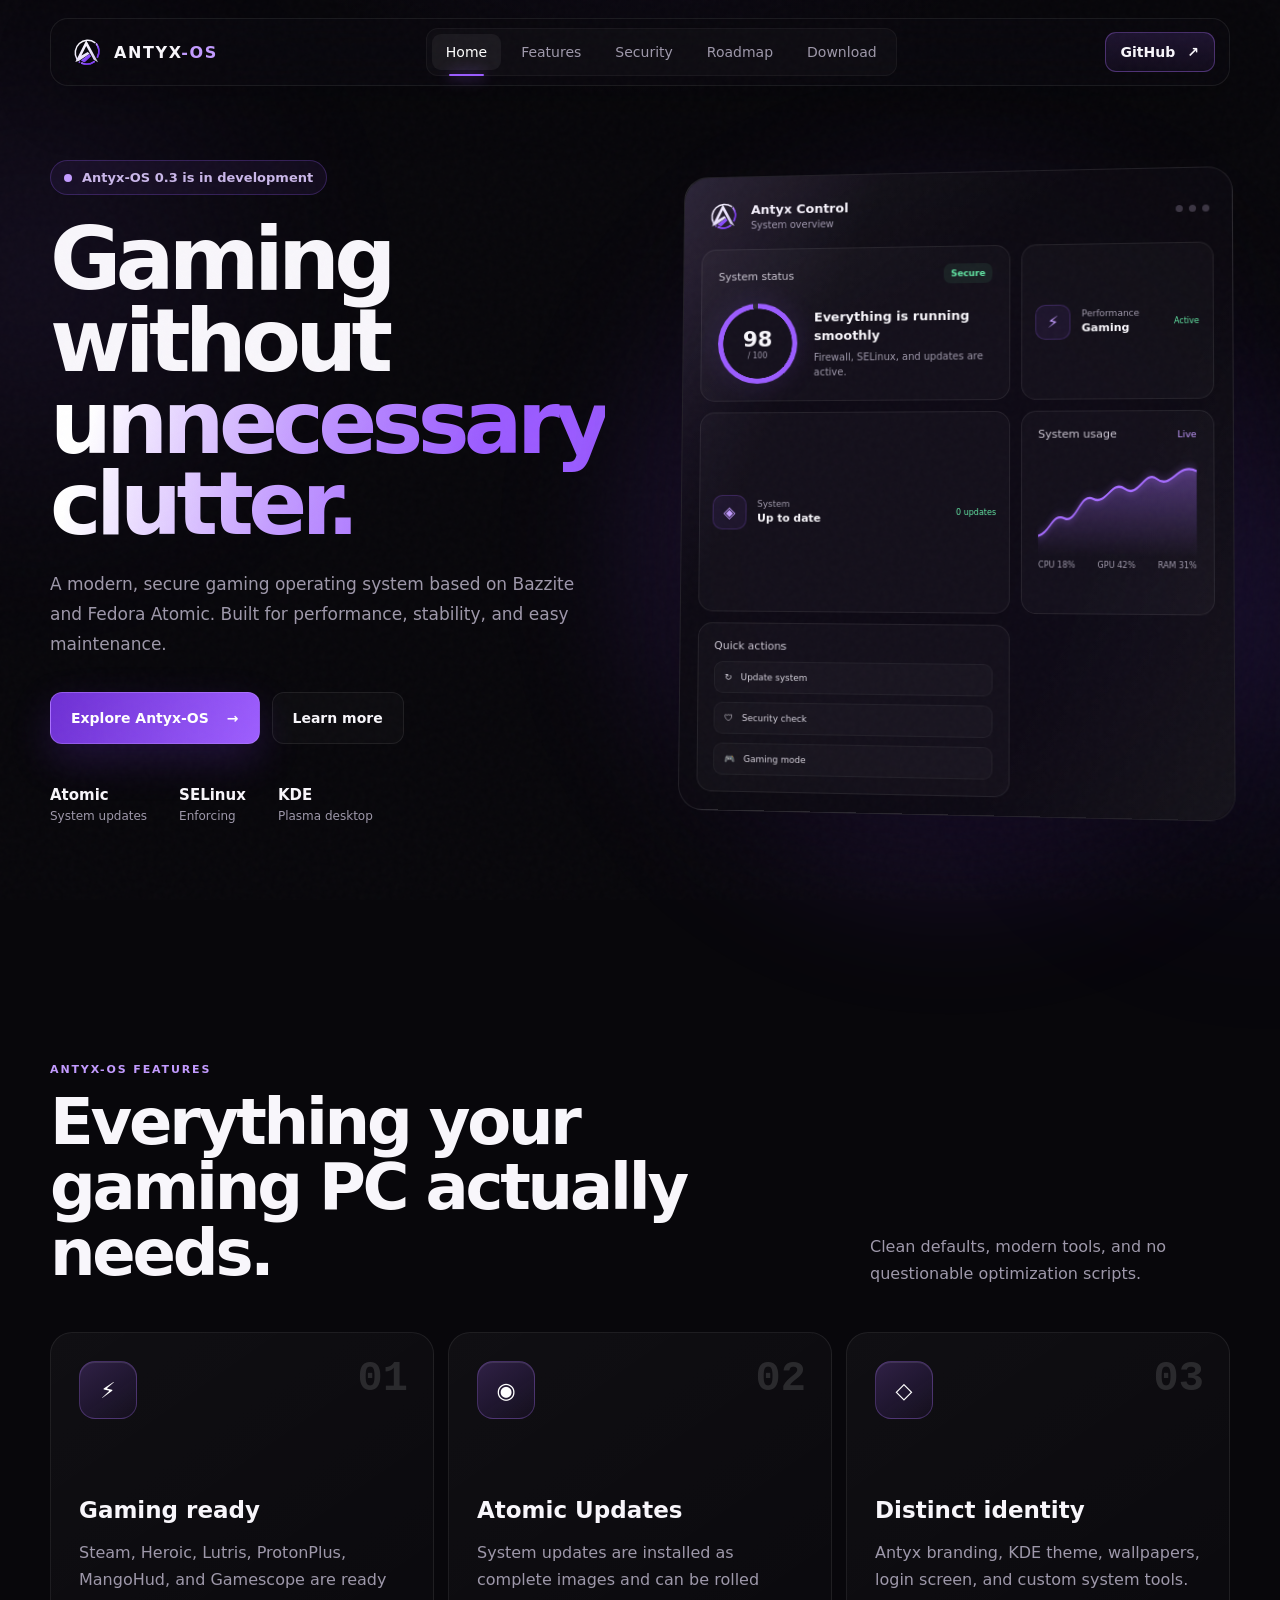
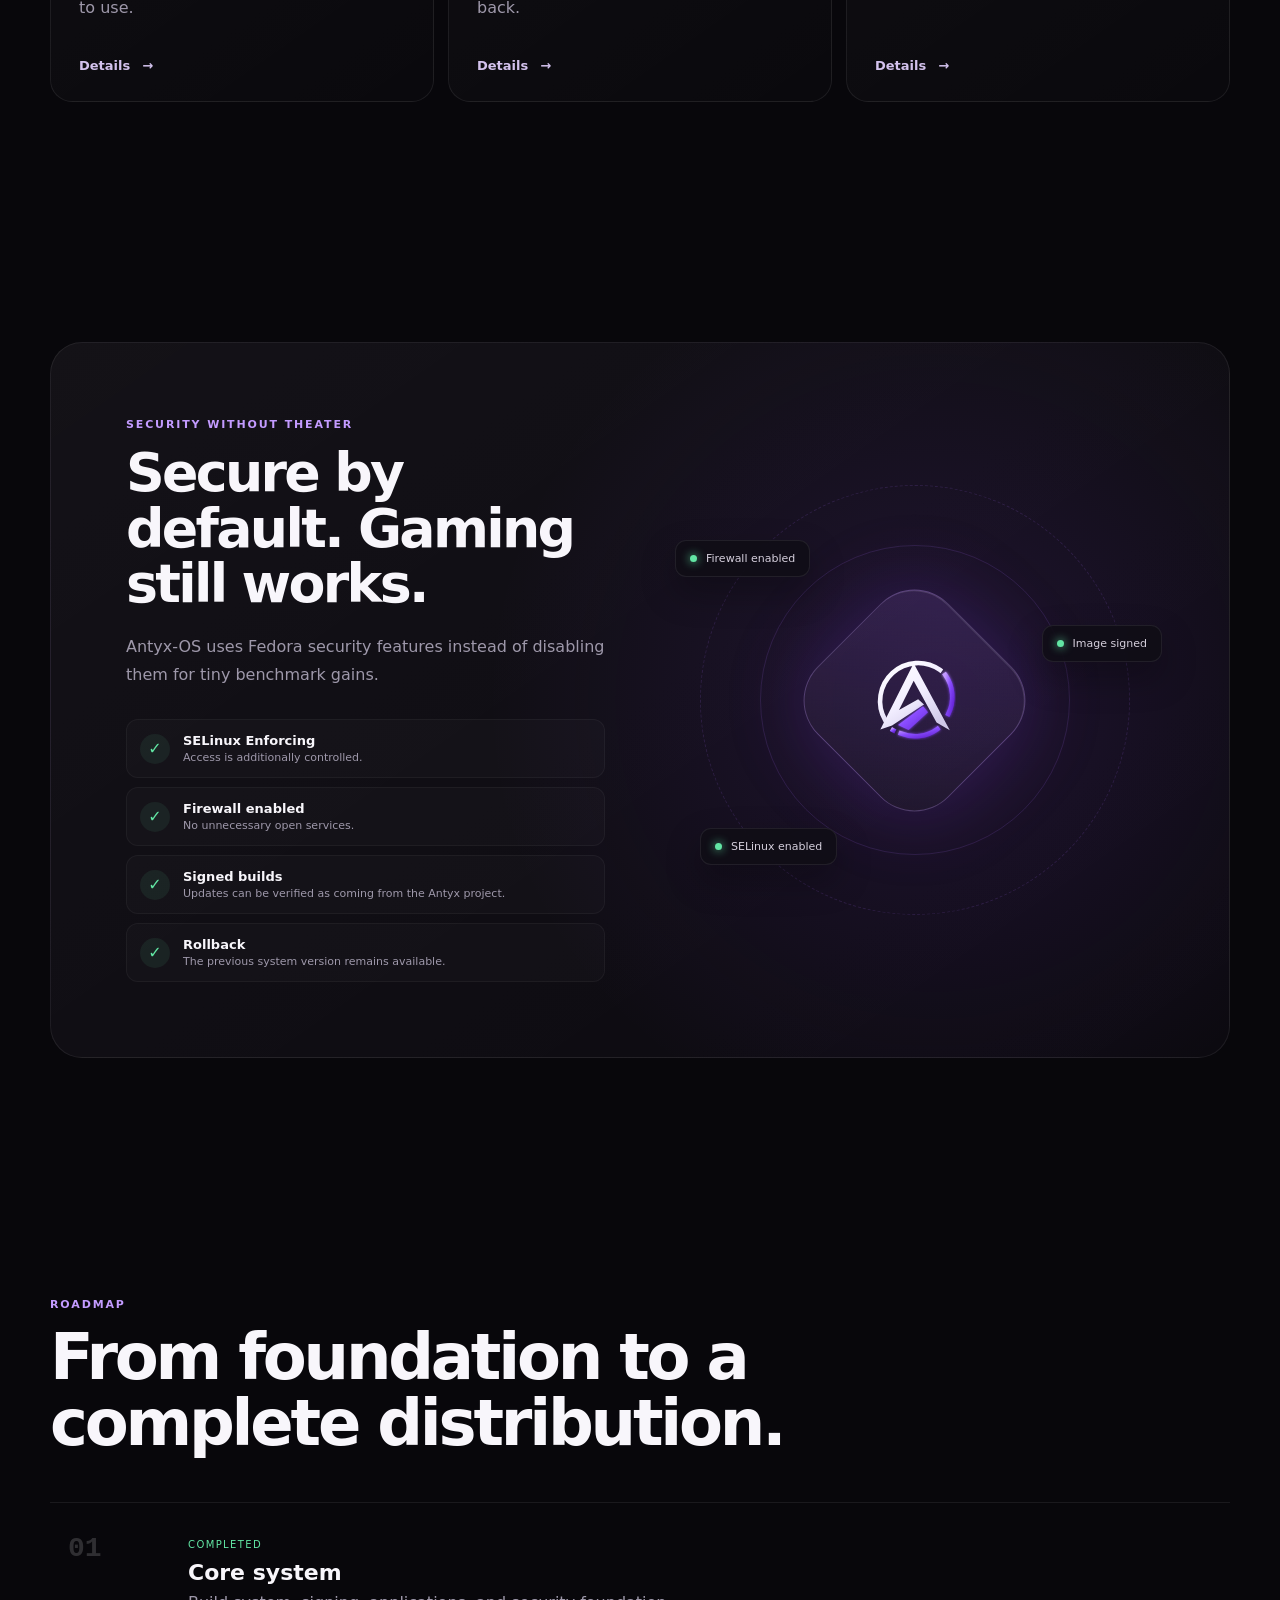
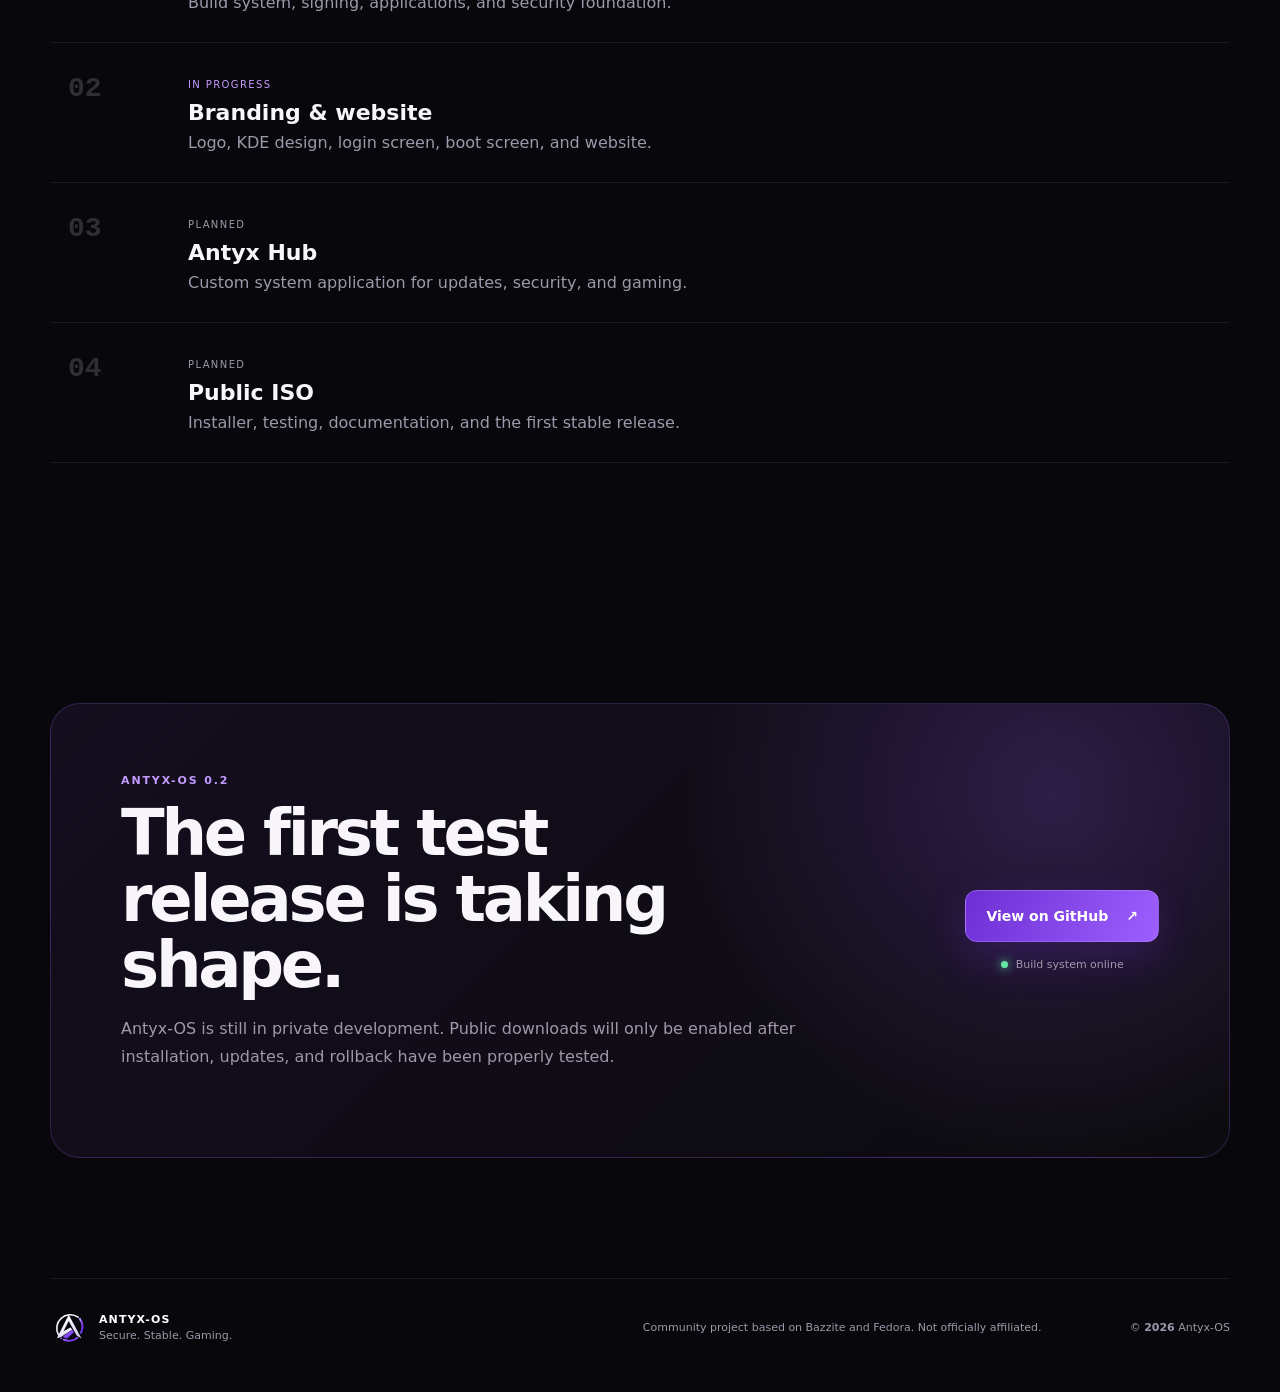
<file: website/index.html>
<!doctype html>
<html lang="en">
<head>
  <meta charset="utf-8">
  <meta name="viewport" content="width=device-width, initial-scale=1">
  <meta name="description" content="Antyx-OS – Secure. Stable. Gaming.">
  <meta name="theme-color" content="#0b0910">
  <title>Antyx-OS — Secure. Stable. Gaming.</title>
  <link rel="icon" href="assets/logo.svg">
  <link rel="stylesheet" href="style.css">
</head>
<body>
  <div class="noise"></div>
  <div class="orb orb-one"></div>
  <div class="orb orb-two"></div>

  <header class="topbar">
    <a class="brand" href="#home" aria-label="Antyx-OS">
      <img src="assets/logo.svg" alt="">
      <span>ANTYX<span>-OS</span></span>
    </a>

    <nav class="desktop-nav">
      <a class="active" href="#home">Home</a>
      <a href="#features">Features</a>
      <a href="#security">Security</a>
      <a href="#roadmap">Roadmap</a>
      <a href="#download">Download</a>
    </nav>

    <a class="github-button" href="https://github.com/X7zvv/Antyx-OS" target="_blank" rel="noreferrer">
      GitHub
      <span>↗</span>
    </a>

    <button class="menu-button" aria-label="Menü öffnen">
      <span></span><span></span>
    </button>
  </header>

  <div class="mobile-menu">
    <a href="#home">Home</a>
    <a href="#features">Features</a>
    <a href="#security">Security</a>
    <a href="#roadmap">Roadmap</a>
    <a href="#download">Download</a>
  </div>

  <main>
    <section class="hero section" id="home">
      <div class="hero-copy reveal">
        <div class="status-pill">
          <span class="pulse"></span>
          Antyx-OS 0.3 is in development
        </div>

        <h1>
          Gaming without
          <span class="gradient-text">unnecessary clutter.</span>
        </h1>

        <p>
          A modern, secure gaming operating system based on Bazzite and Fedora Atomic.
          Built for performance, stability, and easy maintenance.
        </p>

        <div class="hero-actions">
          <a class="button primary" href="#download">
            Explore Antyx-OS
            <span>→</span>
          </a>
          <a class="button ghost" href="#features">Learn more</a>
        </div>

        <div class="hero-meta">
          <div><strong>Atomic</strong><span>System updates</span></div>
          <div><strong>SELinux</strong><span>Enforcing</span></div>
          <div><strong>KDE</strong><span>Plasma desktop</span></div>
        </div>
      </div>

      <div class="dashboard-wrap reveal delay-1">
        <div class="dashboard-glow"></div>
        <div class="dashboard">
          <div class="dash-top">
            <div class="dash-title">
              <img src="assets/logo.svg" alt="">
              <div>
                <strong>Antyx Control</strong>
                <span>System overview</span>
              </div>
            </div>
            <div class="dash-controls">
              <i></i><i></i><i></i>
            </div>
          </div>

          <div class="dash-grid">
            <article class="system-card card-hover">
              <div class="card-head">
                <span>System status</span>
                <b class="online">Secure</b>
              </div>
              <div class="system-score">
                <div class="ring">
                  <span>98</span>
                  <small>/ 100</small>
                </div>
                <div>
                  <strong>Everything is running smoothly</strong>
                  <p>Firewall, SELinux, and updates are active.</p>
                </div>
              </div>
            </article>

            <article class="small-card card-hover">
              <span class="card-icon">⚡</span>
              <div><small>Performance</small><strong>Gaming</strong></div>
              <em>Active</em>
            </article>

            <article class="small-card card-hover">
              <span class="card-icon">◈</span>
              <div><small>System</small><strong>Up to date</strong></div>
              <em>0 updates</em>
            </article>

            <article class="chart-card card-hover">
              <div class="card-head">
                <span>System usage</span>
                <small>Live</small>
              </div>
              <div class="chart">
                <svg viewBox="0 0 600 180" preserveAspectRatio="none" aria-hidden="true">
                  <defs>
                    <linearGradient id="chartFill" x1="0" y1="0" x2="0" y2="1">
                      <stop offset="0" stop-color="#a66cff" stop-opacity=".4"/>
                      <stop offset="1" stop-color="#a66cff" stop-opacity="0"/>
                    </linearGradient>
                  </defs>
                  <path class="area" d="M0,145 C45,140 55,105 100,115 C145,126 160,70 210,82 C260,94 280,48 330,65 C380,82 405,32 450,48 C505,68 530,18 600,35 L600,180 L0,180 Z"/>
                  <path class="line" d="M0,145 C45,140 55,105 100,115 C145,126 160,70 210,82 C260,94 280,48 330,65 C380,82 405,32 450,48 C505,68 530,18 600,35"/>
                </svg>
                <div class="chart-labels"><span>CPU 18%</span><span>GPU 42%</span><span>RAM 31%</span></div>
              </div>
            </article>

            <article class="quick-card card-hover">
              <div class="card-head">
                <span>Quick actions</span>
              </div>
              <button><span>↻</span> Update system</button>
              <button><span>🛡</span> Security check</button>
              <button><span>🎮</span> Gaming mode</button>
            </article>
          </div>
        </div>
      </div>
    </section>

    <section class="section feature-section" id="features">
      <div class="section-heading reveal">
        <div>
          <span class="eyebrow">ANTYX-OS FEATURES</span>
          <h2>Everything your gaming PC actually needs.</h2>
        </div>
        <p>Clean defaults, modern tools, and no questionable optimization scripts.</p>
      </div>

      <div class="feature-grid">
        <article class="feature-card spotlight reveal">
          <span class="feature-number">01</span>
          <div class="feature-icon">⚡</div>
          <h3>Gaming ready</h3>
          <p>Steam, Heroic, Lutris, ProtonPlus, MangoHud, and Gamescope are ready to use.</p>
          <a href="#">Details <span>→</span></a>
        </article>

        <article class="feature-card spotlight reveal delay-1">
          <span class="feature-number">02</span>
          <div class="feature-icon">◉</div>
          <h3>Atomic Updates</h3>
          <p>System updates are installed as complete images and can be rolled back.</p>
          <a href="#">Details <span>→</span></a>
        </article>

        <article class="feature-card spotlight reveal delay-2">
          <span class="feature-number">03</span>
          <div class="feature-icon">◇</div>
          <h3>Distinct identity</h3>
          <p>Antyx branding, KDE theme, wallpapers, login screen, and custom system tools.</p>
          <a href="#">Details <span>→</span></a>
        </article>
      </div>
    </section>

    <section class="section security-section" id="security">
      <div class="security-panel reveal">
        <div class="security-copy">
          <span class="eyebrow">SECURITY WITHOUT THEATER</span>
          <h2>Secure by default. Gaming still works.</h2>
          <p>
            Antyx-OS uses Fedora security features instead of disabling them for tiny
            benchmark gains.
          </p>

          <div class="security-list">
            <div><span>✓</span><p><strong>SELinux Enforcing</strong><small>Access is additionally controlled.</small></p></div>
            <div><span>✓</span><p><strong>Firewall enabled</strong><small>No unnecessary open services.</small></p></div>
            <div><span>✓</span><p><strong>Signed builds</strong><small>Updates can be verified as coming from the Antyx project.</small></p></div>
            <div><span>✓</span><p><strong>Rollback</strong><small>The previous system version remains available.</small></p></div>
          </div>
        </div>

        <div class="security-visual">
          <div class="shield-orbit orbit-a"></div>
          <div class="shield-orbit orbit-b"></div>
          <div class="shield">
            <img src="assets/logo.svg" alt="">
          </div>
          <div class="float-card fc-one"><span></span> Firewall enabled</div>
          <div class="float-card fc-two"><span></span> Image signed</div>
          <div class="float-card fc-three"><span></span> SELinux enabled</div>
        </div>
      </div>
    </section>

    <section class="section roadmap-section" id="roadmap">
      <div class="section-heading reveal">
        <div>
          <span class="eyebrow">ROADMAP</span>
          <h2>From foundation to a complete distribution.</h2>
        </div>
      </div>

      <div class="roadmap">
        <article class="roadmap-item done reveal">
          <span class="road-index">01</span>
          <div><small>COMPLETED</small><h3>Core system</h3><p>Build system, signing, applications, and security foundation.</p></div>
        </article>
        <article class="roadmap-item active reveal delay-1">
          <span class="road-index">02</span>
          <div><small>IN PROGRESS</small><h3>Branding & website</h3><p>Logo, KDE design, login screen, boot screen, and website.</p></div>
        </article>
        <article class="roadmap-item reveal delay-2">
          <span class="road-index">03</span>
          <div><small>PLANNED</small><h3>Antyx Hub</h3><p>Custom system application for updates, security, and gaming.</p></div>
        </article>
        <article class="roadmap-item reveal">
          <span class="road-index">04</span>
          <div><small>PLANNED</small><h3>Public ISO</h3><p>Installer, testing, documentation, and the first stable release.</p></div>
        </article>
      </div>
    </section>

    <section class="section download-section" id="download">
      <div class="download-card reveal">
        <div>
          <span class="eyebrow">ANTYX-OS 0.2</span>
          <h2>The first test release is taking shape.</h2>
          <p>
            Antyx-OS is still in private development. Public downloads will only be enabled
            after installation, updates, and rollback have been properly tested.
          </p>
        </div>
        <div class="download-actions">
          <a class="button primary" href="https://github.com/X7zvv/Antyx-OS" target="_blank" rel="noreferrer">View on GitHub <span>↗</span></a>
          <span class="build-state"><i></i> Build system online</span>
        </div>
      </div>
    </section>
  </main>

  <footer>
    <div class="footer-brand">
      <img src="assets/logo.svg" alt="">
      <div><strong>ANTYX-OS</strong><span>Secure. Stable. Gaming.</span></div>
    </div>
    <p>Community project based on Bazzite and Fedora. Not officially affiliated.</p>
    <span>© <b id="year"></b> Antyx-OS</span>
  </footer>

  <script src="app.js"></script>
</body>
</html>

<!-- deployment 2026-07-16T02:53:03Z -->

<!-- deployment 2026-07-16T02:53:55Z -->
</file>
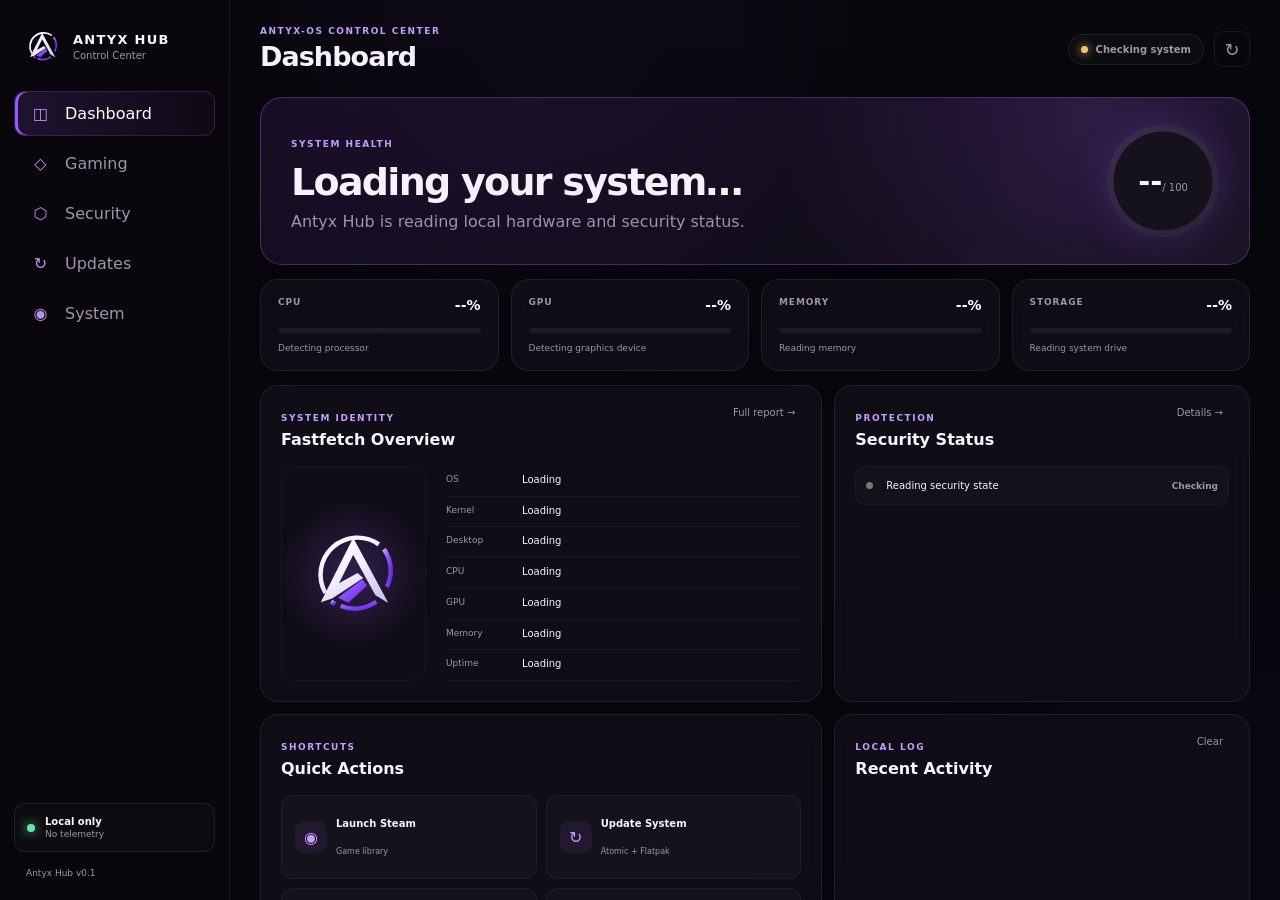
<file: antyx-hub/src/index.html>
<!doctype html>
<html lang="en">
<head>
  <meta charset="UTF-8">
  <meta name="viewport" content="width=device-width, initial-scale=1.0">
  <meta name="color-scheme" content="dark">
  <title>Antyx Hub</title>
  <link rel="stylesheet" href="styles.css">
</head>
<body>
  <div class="ambient ambient-a"></div>
  <div class="ambient ambient-b"></div>

  <div class="shell">
    <aside class="sidebar">
      <div class="brand">
        <img src="logo.svg" alt="">
        <div>
          <strong>ANTYX HUB</strong>
          <span>Control Center</span>
        </div>
      </div>

      <nav>
        <button class="nav-item active" data-page="dashboard"><span>◫</span>Dashboard</button>
        <button class="nav-item" data-page="gaming"><span>◇</span>Gaming</button>
        <button class="nav-item" data-page="security"><span>⬡</span>Security</button>
        <button class="nav-item" data-page="updates"><span>↻</span>Updates</button>
        <button class="nav-item" data-page="system"><span>◉</span>System</button>
      </nav>

      <div class="sidebar-bottom">
        <div class="privacy">
          <i></i>
          <div><strong>Local only</strong><span>No telemetry</span></div>
        </div>
        <span class="version">Antyx Hub v0.1</span>
      </div>
    </aside>

    <main>
      <header class="topbar">
        <div>
          <p class="eyebrow">ANTYX-OS CONTROL CENTER</p>
          <h1 id="page-title">Dashboard</h1>
        </div>
        <div class="top-actions">
          <span class="status-chip"><i></i><b id="system-state">Checking system</b></span>
          <button id="refresh-button" class="icon-button" title="Refresh">↻</button>
        </div>
      </header>

      <section id="dashboard" class="page active">
        <div class="welcome-card">
          <div>
            <span class="mini-label">SYSTEM HEALTH</span>
            <h2 id="welcome-heading">Loading your system…</h2>
            <p id="welcome-text">Antyx Hub is reading local hardware and security status.</p>
          </div>
          <div class="score-ring" id="score-ring">
            <div><strong id="security-score">--</strong><span>/ 100</span></div>
          </div>
        </div>

        <div class="metric-grid">
          <article class="metric-card">
            <div class="metric-head"><span>CPU</span><b id="cpu-value">--%</b></div>
            <div class="meter"><i id="cpu-bar"></i></div>
            <p id="cpu-name">Detecting processor</p>
          </article>
          <article class="metric-card">
            <div class="metric-head"><span>GPU</span><b id="gpu-value">--%</b></div>
            <div class="meter"><i id="gpu-bar"></i></div>
            <p id="gpu-name">Detecting graphics device</p>
          </article>
          <article class="metric-card">
            <div class="metric-head"><span>MEMORY</span><b id="ram-value">--%</b></div>
            <div class="meter"><i id="ram-bar"></i></div>
            <p id="ram-detail">Reading memory</p>
          </article>
          <article class="metric-card">
            <div class="metric-head"><span>STORAGE</span><b id="disk-value">--%</b></div>
            <div class="meter"><i id="disk-bar"></i></div>
            <p id="disk-detail">Reading system drive</p>
          </article>
        </div>

        <div class="dashboard-grid">
          <article class="panel fastfetch-card">
            <div class="panel-title">
              <div><span class="mini-label">SYSTEM IDENTITY</span><h3>Fastfetch Overview</h3></div>
              <button id="full-fastfetch" class="text-button">Full report →</button>
            </div>
            <div class="fastfetch-layout">
              <div class="logo-stage"><img src="logo.svg" alt="Antyx-OS"></div>
              <dl id="system-facts">
                <div><dt>OS</dt><dd>Loading</dd></div>
                <div><dt>Kernel</dt><dd>Loading</dd></div>
                <div><dt>Desktop</dt><dd>Loading</dd></div>
                <div><dt>CPU</dt><dd>Loading</dd></div>
                <div><dt>GPU</dt><dd>Loading</dd></div>
                <div><dt>Memory</dt><dd>Loading</dd></div>
                <div><dt>Uptime</dt><dd>Loading</dd></div>
              </dl>
            </div>
          </article>

          <article class="panel security-card">
            <div class="panel-title">
              <div><span class="mini-label">PROTECTION</span><h3>Security Status</h3></div>
              <button class="text-button jump-page" data-target="security">Details →</button>
            </div>
            <div id="security-list" class="status-list">
              <div><i class="pending"></i><span>Reading security state</span><b>Checking</b></div>
            </div>
          </article>

          <article class="panel quick-card">
            <div class="panel-title">
              <div><span class="mini-label">SHORTCUTS</span><h3>Quick Actions</h3></div>
            </div>
            <div class="quick-grid">
              <button data-action="steam"><span>◉</span><b>Launch Steam</b><small>Game library</small></button>
              <button data-action="update"><span>↻</span><b>Update System</b><small>Atomic + Flatpak</small></button>
              <button data-action="flatseal"><span>⬡</span><b>App Permissions</b><small>Open Flatseal</small></button>
              <button data-action="protonplus"><span>◇</span><b>Manage Proton</b><small>Open ProtonPlus</small></button>
            </div>
          </article>

          <article class="panel activity-card">
            <div class="panel-title">
              <div><span class="mini-label">LOCAL LOG</span><h3>Recent Activity</h3></div>
              <button id="clear-activity" class="text-button">Clear</button>
            </div>
            <div id="activity-list" class="activity-list"></div>
          </article>
        </div>
      </section>

      <section id="gaming" class="page">
        <div class="section-intro">
          <div><span class="mini-label">GAMING CENTER</span><h2>Launchers and tools</h2></div>
          <p>Detected locally. Antyx Hub does not scan or upload your game library.</p>
        </div>
        <div id="gaming-apps" class="app-grid"></div>
      </section>

      <section id="security" class="page">
        <div class="section-intro">
          <div><span class="mini-label">SECURITY CENTER</span><h2>Real system checks</h2></div>
          <p>The score is calculated from local security checks, not a fake static number.</p>
        </div>
        <div id="security-details" class="detail-grid"></div>
      </section>

      <section id="updates" class="page">
        <div class="section-intro">
          <div><span class="mini-label">ATOMIC UPDATES</span><h2>Keep Antyx-OS current</h2></div>
          <p>The update action opens a visible terminal and uses the trusted Antyx update command.</p>
        </div>
        <article class="large-action">
          <div>
            <span class="mini-label">SYSTEM IMAGE + FLATPAKS</span>
            <h3>Update Antyx-OS</h3>
            <p>Check for a new signed system image and update installed Flatpak applications.</p>
          </div>
          <button data-action="update" class="primary-button">Start update</button>
        </article>
      </section>

      <section id="system" class="page">
        <div class="section-intro">
          <div><span class="mini-label">SYSTEM REPORT</span><h2>Fastfetch output</h2></div>
          <button id="copy-fastfetch" class="secondary-button">Copy report</button>
        </div>
        <pre id="fastfetch-output">Loading Fastfetch…</pre>
      </section>
    </main>
  </div>

  <div id="toast-container"></div>
  <script src="app.js"></script>
</body>
</html>
</file>
<file: website/style.css>
:root {
  --bg: #08070b;
  --bg-soft: #0d0b12;
  --panel: rgba(18, 15, 25, .78);
  --panel-solid: #121019;
  --line: rgba(255, 255, 255, .075);
  --line-bright: rgba(172, 113, 255, .34);
  --text: #f8f6fb;
  --muted: #9e98aa;
  --purple: #9b5cff;
  --purple-light: #c39bff;
  --purple-dark: #6524d6;
  --green: #62e6a4;
  --radius: 22px;
  --shadow: 0 30px 100px rgba(0, 0, 0, .42);
}

* { box-sizing: border-box; }

html {
  scroll-behavior: smooth;
  scroll-padding-top: 110px;
}

body {
  margin: 0;
  min-height: 100vh;
  color: var(--text);
  background:
    radial-gradient(circle at 50% -10%, rgba(142, 75, 255, .14), transparent 35rem),
    var(--bg);
  font-family: Inter, ui-sans-serif, system-ui, -apple-system, BlinkMacSystemFont, "Segoe UI", sans-serif;
  overflow-x: hidden;
}

body.menu-open { overflow: hidden; }

a { color: inherit; text-decoration: none; }
button { font: inherit; }
img { max-width: 100%; }
::selection { color: white; background: var(--purple-dark); }

.noise {
  position: fixed;
  inset: 0;
  pointer-events: none;
  opacity: .025;
  z-index: 50;
  background-image: url("data:image/svg+xml,%3Csvg viewBox='0 0 180 180' xmlns='http://www.w3.org/2000/svg'%3E%3Cfilter id='n'%3E%3CfeTurbulence type='fractalNoise' baseFrequency='.9' numOctaves='3' stitchTiles='stitch'/%3E%3C/filter%3E%3Crect width='100%25' height='100%25' filter='url(%23n)' opacity='.9'/%3E%3C/svg%3E");
}

.orb {
  position: fixed;
  width: 340px;
  height: 340px;
  border-radius: 50%;
  filter: blur(130px);
  opacity: .11;
  pointer-events: none;
}
.orb-one { top: 12%; left: -140px; background: var(--purple); }
.orb-two { bottom: 7%; right: -160px; background: #7041ff; }

.topbar {
  position: fixed;
  top: 18px;
  left: 50%;
  z-index: 40;
  width: min(1180px, calc(100% - 32px));
  min-height: 68px;
  padding: 0 14px 0 18px;
  display: flex;
  align-items: center;
  justify-content: space-between;
  transform: translateX(-50%);
  border: 1px solid var(--line);
  border-radius: 18px;
  background: rgba(11, 9, 15, .72);
  backdrop-filter: blur(22px);
  box-shadow: 0 18px 55px rgba(0, 0, 0, .24);
}

.brand {
  display: flex;
  align-items: center;
  gap: 10px;
  font-weight: 900;
  letter-spacing: .1em;
}
.brand img { width: 35px; height: 35px; }
.brand span span { color: var(--purple-light); }

.desktop-nav {
  display: flex;
  align-items: center;
  gap: 6px;
  padding: 5px;
  border: 1px solid rgba(255, 255, 255, .045);
  border-radius: 12px;
  background: rgba(255, 255, 255, .025);
}
.desktop-nav a {
  position: relative;
  padding: 10px 14px;
  border-radius: 9px;
  color: var(--muted);
  font-size: 14px;
  transition: .25s ease;
}
.desktop-nav a:hover,
.desktop-nav a.active {
  color: white;
  background: rgba(255, 255, 255, .055);
}
.desktop-nav a.active::after {
  content: "";
  position: absolute;
  left: 25%;
  right: 25%;
  bottom: -6px;
  height: 2px;
  border-radius: 4px;
  background: var(--purple);
  box-shadow: 0 0 14px var(--purple);
}

.github-button {
  display: flex;
  align-items: center;
  gap: 12px;
  padding: 11px 15px;
  border: 1px solid var(--line-bright);
  border-radius: 11px;
  font-size: 14px;
  font-weight: 750;
  background: linear-gradient(180deg, rgba(154, 91, 255, .15), rgba(154, 91, 255, .06));
  transition: .25s ease;
}
.github-button:hover {
  transform: translateY(-2px);
  border-color: rgba(194, 153, 255, .72);
  box-shadow: 0 12px 30px rgba(125, 59, 230, .2);
}

.menu-button {
  display: none;
  width: 42px;
  height: 42px;
  border: 1px solid var(--line);
  border-radius: 11px;
  background: rgba(255,255,255,.035);
}
.menu-button span {
  display: block;
  width: 18px;
  height: 1px;
  margin: 5px auto;
  background: white;
  transition: .25s ease;
}
.mobile-menu {
  display: none;
  position: fixed;
  inset: 95px 16px auto;
  z-index: 35;
  padding: 12px;
  border: 1px solid var(--line);
  border-radius: 18px;
  background: rgba(11,9,15,.96);
  backdrop-filter: blur(20px);
}
.mobile-menu a {
  display: block;
  padding: 15px;
  border-radius: 10px;
  color: var(--muted);
}
.mobile-menu a:hover { color: white; background: rgba(255,255,255,.05); }

.section {
  width: min(1180px, calc(100% - 32px));
  margin: 0 auto;
  padding: 120px 0;
}

.hero {
  min-height: 100vh;
  padding-top: 160px;
  display: grid;
  grid-template-columns: .9fr 1.1fr;
  align-items: center;
  gap: 70px;
}

.status-pill {
  display: inline-flex;
  align-items: center;
  gap: 10px;
  padding: 9px 13px;
  border: 1px solid rgba(153, 91, 255, .25);
  border-radius: 999px;
  color: #cab7e9;
  background: rgba(153, 91, 255, .07);
  font-size: 13px;
  font-weight: 650;
}
.pulse {
  width: 8px;
  height: 8px;
  border-radius: 50%;
  background: var(--purple-light);
  box-shadow: 0 0 0 0 rgba(195, 155, 255, .7);
  animation: pulse 2s infinite;
}
@keyframes pulse {
  70% { box-shadow: 0 0 0 8px rgba(195, 155, 255, 0); }
  100% { box-shadow: 0 0 0 0 rgba(195, 155, 255, 0); }
}

h1 {
  margin: 24px 0;
  max-width: 650px;
  font-size: clamp(3.2rem, 6.8vw, 6.6rem);
  line-height: .94;
  letter-spacing: -.065em;
}
.gradient-text {
  display: inline-block;
  color: transparent;
  background: linear-gradient(105deg, white 8%, var(--purple-light) 44%, var(--purple) 75%);
  background-clip: text;
  -webkit-background-clip: text;
}
.hero-copy > p {
  max-width: 610px;
  color: var(--muted);
  font-size: 17px;
  line-height: 1.75;
}

.hero-actions {
  display: flex;
  flex-wrap: wrap;
  gap: 12px;
  margin: 32px 0 42px;
}
.button {
  display: inline-flex;
  align-items: center;
  justify-content: center;
  gap: 18px;
  min-height: 52px;
  padding: 0 20px;
  border: 1px solid var(--line);
  border-radius: 12px;
  font-size: 14px;
  font-weight: 800;
  transition: .28s ease;
}
.button.primary {
  color: white;
  border-color: rgba(188, 139, 255, .44);
  background: linear-gradient(115deg, #6d2fd3, #9e5fff);
  box-shadow: 0 16px 40px rgba(119, 52, 224, .22);
}
.button.primary:hover {
  transform: translateY(-3px);
  box-shadow: 0 22px 55px rgba(119, 52, 224, .34);
}
.button.ghost { background: rgba(255,255,255,.025); }
.button.ghost:hover { transform: translateY(-3px); border-color: var(--line-bright); background: rgba(255,255,255,.055); }

.hero-meta {
  display: flex;
  gap: 32px;
}
.hero-meta div {
  display: flex;
  flex-direction: column;
  gap: 5px;
}
.hero-meta strong { font-size: 15px; }
.hero-meta span { color: var(--muted); font-size: 12px; }

.dashboard-wrap {
  position: relative;
  perspective: 1300px;
}
.dashboard-glow {
  position: absolute;
  inset: 8% -4% -8%;
  z-index: -1;
  border-radius: 50%;
  background: rgba(127, 57, 235, .2);
  filter: blur(75px);
}
.dashboard {
  position: relative;
  padding: 18px;
  border: 1px solid rgba(255,255,255,.09);
  border-radius: 25px;
  background:
    linear-gradient(145deg, rgba(255,255,255,.055), transparent 28%),
    rgba(12,10,16,.88);
  box-shadow: var(--shadow);
  transform: rotateY(-5deg) rotateX(2deg);
  transition: transform .4s ease;
}
.dashboard:hover { transform: rotateY(-2deg) rotateX(1deg) translateY(-5px); }
.dashboard::before {
  content: "";
  position: absolute;
  inset: 0;
  pointer-events: none;
  border-radius: inherit;
  background: linear-gradient(115deg, rgba(188,139,255,.12), transparent 25%, transparent 70%, rgba(255,255,255,.04));
}

.dash-top {
  display: flex;
  align-items: center;
  justify-content: space-between;
  padding: 4px 4px 16px;
}
.dash-title { display: flex; align-items: center; gap: 11px; }
.dash-title img { width: 36px; height: 36px; }
.dash-title div { display: flex; flex-direction: column; gap: 3px; }
.dash-title strong { font-size: 13px; }
.dash-title span { color: var(--muted); font-size: 10px; }
.dash-controls { display: flex; gap: 6px; }
.dash-controls i { width: 7px; height: 7px; border-radius: 50%; background: #3b3543; }

.dash-grid {
  display: grid;
  grid-template-columns: 1.25fr .75fr;
  gap: 11px;
}
.card-hover {
  position: relative;
  overflow: hidden;
  border: 1px solid var(--line);
  border-radius: 15px;
  background: rgba(255,255,255,.028);
  transition: .28s ease;
}
.card-hover:hover {
  transform: translateY(-3px);
  border-color: rgba(169,108,255,.3);
  background: rgba(255,255,255,.045);
  box-shadow: 0 15px 35px rgba(0,0,0,.24);
}
.card-hover::after {
  content: "";
  position: absolute;
  width: 140px;
  height: 140px;
  top: -80px;
  right: -70px;
  border-radius: 50%;
  background: rgba(153,91,255,.12);
  filter: blur(25px);
  opacity: 0;
  transition: .3s ease;
}
.card-hover:hover::after { opacity: 1; }

.system-card { padding: 17px; }
.card-head { display: flex; align-items: center; justify-content: space-between; color: #cbc6d2; font-size: 11px; }
.card-head small { color: var(--purple-light); }
.online {
  padding: 5px 7px;
  border-radius: 7px;
  color: var(--green);
  background: rgba(98,230,164,.08);
  font-size: 9px;
}
.system-score { display: flex; align-items: center; gap: 17px; margin-top: 18px; }
.ring {
  width: 82px;
  height: 82px;
  flex: 0 0 82px;
  display: grid;
  place-content: center;
  border-radius: 50%;
  background:
    radial-gradient(circle at center, #15111d 61%, transparent 62%),
    conic-gradient(var(--purple) 0 98%, rgba(255,255,255,.07) 98%);
  box-shadow: 0 0 30px rgba(143,75,255,.14);
}
.ring span { font-size: 22px; font-weight: 900; }
.ring small { color: var(--muted); font-size: 8px; text-align: center; }
.system-score strong { font-size: 13px; }
.system-score p { margin: 6px 0 0; color: var(--muted); font-size: 10px; line-height: 1.5; }

.small-card {
  min-height: 76px;
  padding: 13px;
  display: grid;
  grid-template-columns: auto 1fr auto;
  align-items: center;
  gap: 11px;
}
.card-icon {
  width: 35px;
  height: 35px;
  display: grid;
  place-items: center;
  border: 1px solid rgba(161,97,255,.22);
  border-radius: 10px;
  color: var(--purple-light);
  background: rgba(153,91,255,.08);
}
.small-card div { display: flex; flex-direction: column; gap: 3px; }
.small-card small { color: var(--muted); font-size: 9px; }
.small-card strong { font-size: 11px; }
.small-card em { color: var(--green); font-size: 8px; font-style: normal; }

.chart-card { padding: 16px; }
.chart { position: relative; height: 145px; margin-top: 10px; }
.chart svg { width: 100%; height: 105px; overflow: visible; }
.chart .area { fill: url(#chartFill); }
.chart .line { fill: none; stroke: #a66cff; stroke-width: 4; filter: drop-shadow(0 0 7px rgba(166,108,255,.6)); }
.chart-labels { display: flex; justify-content: space-between; color: var(--muted); font-size: 8px; }

.quick-card { padding: 16px; }
.quick-card button {
  width: 100%;
  margin-top: 9px;
  padding: 10px;
  display: flex;
  align-items: center;
  gap: 9px;
  color: #d6d1dc;
  border: 1px solid rgba(255,255,255,.045);
  border-radius: 9px;
  background: rgba(255,255,255,.025);
  font-size: 9px;
  cursor: pointer;
  transition: .22s ease;
}
.quick-card button:hover {
  color: white;
  border-color: rgba(166,108,255,.25);
  background: rgba(166,108,255,.08);
  transform: translateX(3px);
}

.section-heading {
  margin-bottom: 45px;
  display: flex;
  align-items: end;
  justify-content: space-between;
  gap: 40px;
}
.eyebrow {
  display: block;
  margin-bottom: 14px;
  color: var(--purple-light);
  font-size: 11px;
  font-weight: 850;
  letter-spacing: .17em;
}
h2 {
  margin: 0;
  max-width: 760px;
  font-size: clamp(2.4rem, 5vw, 4.8rem);
  line-height: 1.03;
  letter-spacing: -.05em;
}
.section-heading > p {
  max-width: 360px;
  margin: 0;
  color: var(--muted);
  line-height: 1.7;
}

.feature-grid {
  display: grid;
  grid-template-columns: repeat(3, 1fr);
  gap: 14px;
}
.feature-card {
  position: relative;
  min-height: 370px;
  padding: 28px;
  overflow: hidden;
  border: 1px solid var(--line);
  border-radius: var(--radius);
  background: linear-gradient(145deg, rgba(255,255,255,.035), rgba(255,255,255,.012));
  transition: .35s ease;
}
.feature-card:hover {
  transform: translateY(-8px);
  border-color: rgba(174,116,255,.35);
  box-shadow: 0 30px 60px rgba(0,0,0,.28);
}
.feature-number {
  position: absolute;
  top: 25px;
  right: 25px;
  color: rgba(255,255,255,.12);
  font: 700 42px/1 monospace;
}
.feature-icon {
  width: 58px;
  height: 58px;
  display: grid;
  place-items: center;
  margin-bottom: 78px;
  border: 1px solid rgba(177,120,255,.28);
  border-radius: 16px;
  color: white;
  background: linear-gradient(145deg, rgba(162,99,255,.22), rgba(101,36,214,.06));
  box-shadow: inset 0 1px rgba(255,255,255,.1);
  font-size: 22px;
}
.feature-card h3 { margin: 0 0 12px; font-size: 23px; }
.feature-card p { color: var(--muted); line-height: 1.7; }
.feature-card a {
  position: absolute;
  left: 28px;
  bottom: 28px;
  display: flex;
  gap: 12px;
  color: #d3c2ed;
  font-size: 13px;
  font-weight: 750;
  transition: .25s ease;
}
.feature-card a:hover { color: white; gap: 18px; }

.security-panel {
  min-height: 650px;
  padding: clamp(35px, 6vw, 75px);
  display: grid;
  grid-template-columns: 1fr 1fr;
  gap: 70px;
  align-items: center;
  overflow: hidden;
  border: 1px solid var(--line);
  border-radius: 32px;
  background:
    radial-gradient(circle at 75% 50%, rgba(137,65,241,.13), transparent 28rem),
    linear-gradient(145deg, rgba(255,255,255,.032), transparent),
    #0c0a10;
}
.security-copy h2 { font-size: clamp(2.4rem, 4.2vw, 4.3rem); }
.security-copy > p { margin: 22px 0 30px; color: var(--muted); line-height: 1.75; }
.security-list { display: grid; gap: 9px; }
.security-list > div {
  padding: 13px;
  display: flex;
  align-items: center;
  gap: 13px;
  border: 1px solid rgba(255,255,255,.045);
  border-radius: 12px;
  background: rgba(255,255,255,.02);
  transition: .25s ease;
}
.security-list > div:hover { transform: translateX(5px); border-color: rgba(157,92,255,.2); }
.security-list > div > span {
  width: 30px;
  height: 30px;
  flex: 0 0 30px;
  display: grid;
  place-items: center;
  border-radius: 50%;
  color: var(--green);
  background: rgba(98,230,164,.08);
}
.security-list p { margin: 0; display: flex; flex-direction: column; gap: 3px; }
.security-list strong { font-size: 13px; }
.security-list small { color: var(--muted); font-size: 11px; }

.security-visual {
  position: relative;
  min-height: 440px;
  display: grid;
  place-items: center;
}
.shield {
  position: relative;
  z-index: 2;
  width: 185px;
  height: 185px;
  padding: 38px;
  display: grid;
  place-items: center;
  border: 1px solid rgba(198,159,255,.28);
  border-radius: 48px;
  background: linear-gradient(145deg, rgba(170,104,255,.18), rgba(255,255,255,.025));
  box-shadow: 0 0 80px rgba(129,55,235,.25), inset 0 1px rgba(255,255,255,.13);
  transform: rotate(45deg);
}
.shield img { transform: rotate(-45deg); }
.shield-orbit {
  position: absolute;
  border: 1px solid rgba(170,107,255,.15);
  border-radius: 50%;
}
.orbit-a { width: 310px; height: 310px; animation: spin 18s linear infinite; }
.orbit-b { width: 430px; height: 430px; border-style: dashed; animation: spin 30s linear reverse infinite; }
@keyframes spin { to { transform: rotate(360deg); } }
.float-card {
  position: absolute;
  z-index: 3;
  padding: 11px 14px;
  display: flex;
  align-items: center;
  gap: 9px;
  border: 1px solid var(--line);
  border-radius: 11px;
  color: #d6d0dd;
  background: rgba(16,13,21,.86);
  box-shadow: 0 15px 35px rgba(0,0,0,.28);
  backdrop-filter: blur(12px);
  font-size: 11px;
  animation: float 5s ease-in-out infinite;
}
.float-card span { width: 7px; height: 7px; border-radius: 50%; background: var(--green); box-shadow: 0 0 10px var(--green); }
.fc-one { top: 60px; left: 0; }
.fc-two { right: -8px; top: 145px; animation-delay: -1.5s; }
.fc-three { bottom: 55px; left: 25px; animation-delay: -3s; }
@keyframes float { 50% { transform: translateY(-10px); } }

.roadmap {
  border-top: 1px solid var(--line);
}
.roadmap-item {
  position: relative;
  padding: 30px 18px;
  display: grid;
  grid-template-columns: 120px 1fr;
  border-bottom: 1px solid var(--line);
  transition: .3s ease;
}
.roadmap-item:hover { padding-left: 30px; background: rgba(255,255,255,.018); }
.road-index {
  color: rgba(255,255,255,.16);
  font: 800 28px monospace;
}
.roadmap-item small { color: var(--muted); font-size: 10px; letter-spacing: .14em; }
.roadmap-item.done small { color: var(--green); }
.roadmap-item.active small { color: var(--purple-light); }
.roadmap-item h3 { margin: 8px 0; font-size: 22px; }
.roadmap-item p { margin: 0; color: var(--muted); }

.download-card {
  padding: clamp(35px, 6vw, 70px);
  display: flex;
  align-items: center;
  justify-content: space-between;
  gap: 40px;
  overflow: hidden;
  border: 1px solid rgba(172,109,255,.22);
  border-radius: 30px;
  background:
    radial-gradient(circle at 85% 20%, rgba(157,91,255,.22), transparent 23rem),
    linear-gradient(135deg, rgba(157,91,255,.08), rgba(255,255,255,.02));
}
.download-card h2 { max-width: 620px; }
.download-card p { max-width: 720px; color: var(--muted); line-height: 1.75; }
.download-actions { display: flex; flex-direction: column; align-items: center; gap: 16px; flex: 0 0 auto; }
.build-state { display: flex; align-items: center; gap: 8px; color: var(--muted); font-size: 11px; }
.build-state i { width: 7px; height: 7px; border-radius: 50%; background: var(--green); box-shadow: 0 0 10px var(--green); }

footer {
  width: min(1180px, calc(100% - 32px));
  margin: auto;
  padding: 30px 0 45px;
  display: grid;
  grid-template-columns: 1fr 1fr auto;
  align-items: center;
  gap: 35px;
  border-top: 1px solid var(--line);
  color: var(--muted);
  font-size: 11px;
}
.footer-brand { display: flex; align-items: center; gap: 11px; }
.footer-brand img { width: 38px; height: 38px; }
.footer-brand div { display: flex; flex-direction: column; gap: 3px; }
.footer-brand strong { color: white; letter-spacing: .1em; }
footer p { text-align: center; }

.reveal {
  opacity: 0;
  transform: translateY(28px);
  transition: opacity .8s ease, transform .8s cubic-bezier(.2,.7,.2,1);
}
.reveal.visible { opacity: 1; transform: translateY(0); }
.delay-1 { transition-delay: .12s; }
.delay-2 { transition-delay: .24s; }

.spotlight::before {
  content: "";
  position: absolute;
  inset: 0;
  pointer-events: none;
  opacity: 0;
  background: radial-gradient(260px circle at var(--mouse-x) var(--mouse-y), rgba(162,99,255,.12), transparent 45%);
  transition: opacity .25s ease;
}
.spotlight:hover::before { opacity: 1; }

@media (max-width: 980px) {
  .desktop-nav, .github-button { display: none; }
  .menu-button { display: block; }
  .mobile-menu.open { display: block; }
  .hero { grid-template-columns: 1fr; padding-top: 150px; gap: 80px; }
  .hero-copy { text-align: center; }
  .hero-copy > p, h1 { margin-left: auto; margin-right: auto; }
  .hero-actions, .hero-meta { justify-content: center; }
  .dashboard { transform: none; }
  .dashboard:hover { transform: translateY(-5px); }
  .feature-grid { grid-template-columns: 1fr; }
  .feature-card { min-height: 300px; }
  .feature-icon { margin-bottom: 55px; }
  .security-panel { grid-template-columns: 1fr; }
  .section-heading { align-items: start; flex-direction: column; }
  .download-card { align-items: start; flex-direction: column; }
  .download-actions { align-items: start; }
  footer { grid-template-columns: 1fr; text-align: center; }
  .footer-brand { justify-content: center; }
}

@media (max-width: 620px) {
  .section { padding: 90px 0; }
  .hero { padding-top: 135px; }
  h1 { font-size: 3.4rem; }
  .hero-meta { gap: 18px; }
  .dash-grid { grid-template-columns: 1fr; }
  .system-card, .chart-card { grid-column: 1; }
  .dashboard { padding: 11px; }
  .security-panel { padding: 28px 20px; }
  .security-visual { transform: scale(.82); margin: -35px 0; }
  .roadmap-item { grid-template-columns: 58px 1fr; padding-left: 6px; padding-right: 6px; }
  .roadmap-item:hover { padding-left: 12px; }
}
</file>
<file: antyx-hub/src/styles.css>
:root {
  --bg: #08070b;
  --sidebar: #0c0a10;
  --panel: rgba(18, 15, 25, .82);
  --panel-2: rgba(25, 20, 34, .72);
  --line: rgba(255, 255, 255, .075);
  --line-purple: rgba(169, 105, 255, .32);
  --text: #f8f6fb;
  --muted: #9c96a8;
  --purple: #9958ff;
  --purple-light: #c59eff;
  --purple-dark: #6524d6;
  --green: #65e7a5;
  --yellow: #f0c76e;
  --red: #ff718d;
  --radius: 18px;
}

* { box-sizing: border-box; }
html, body { min-height: 100%; }
body {
  margin: 0;
  color: var(--text);
  background: var(--bg);
  font-family: Inter, ui-sans-serif, system-ui, -apple-system, BlinkMacSystemFont, "Segoe UI", sans-serif;
  overflow: hidden;
}
button { font: inherit; }
.ambient {
  position: fixed;
  width: 360px;
  height: 360px;
  border-radius: 50%;
  filter: blur(150px);
  pointer-events: none;
  opacity: .12;
}
.ambient-a { background: var(--purple); top: -160px; left: 30%; }
.ambient-b { background: #4c2aff; bottom: -180px; right: -100px; }

.shell {
  min-height: 100vh;
  display: grid;
  grid-template-columns: 230px 1fr;
}
.sidebar {
  position: relative;
  z-index: 2;
  min-height: 100vh;
  padding: 22px 14px;
  display: flex;
  flex-direction: column;
  border-right: 1px solid var(--line);
  background: rgba(10, 8, 14, .92);
}
.brand {
  padding: 5px 9px 25px;
  display: flex;
  align-items: center;
  gap: 11px;
}
.brand img { width: 39px; height: 39px; }
.brand div { display: flex; flex-direction: column; gap: 3px; }
.brand strong { font-size: 13px; letter-spacing: .1em; }
.brand span { color: var(--muted); font-size: 10px; }
.sidebar nav { display: grid; gap: 5px; }
.nav-item {
  width: 100%;
  padding: 12px 13px;
  display: flex;
  align-items: center;
  gap: 12px;
  color: var(--muted);
  border: 1px solid transparent;
  border-radius: 11px;
  background: transparent;
  text-align: left;
  cursor: pointer;
  transition: .22s ease;
}
.nav-item span {
  width: 25px;
  color: #b793ec;
  font-size: 16px;
  text-align: center;
}
.nav-item:hover {
  color: white;
  background: rgba(255,255,255,.035);
}
.nav-item.active {
  color: white;
  border-color: rgba(163,97,255,.2);
  background: linear-gradient(90deg, rgba(153,88,255,.15), rgba(153,88,255,.04));
  box-shadow: inset 3px 0 var(--purple);
}
.sidebar-bottom {
  margin-top: auto;
  display: grid;
  gap: 16px;
}
.privacy {
  padding: 12px;
  display: flex;
  align-items: center;
  gap: 10px;
  border: 1px solid var(--line);
  border-radius: 11px;
  background: rgba(255,255,255,.02);
}
.privacy i {
  width: 8px;
  height: 8px;
  border-radius: 50%;
  background: var(--green);
  box-shadow: 0 0 12px var(--green);
}
.privacy div { display: flex; flex-direction: column; gap: 2px; }
.privacy strong { font-size: 10px; }
.privacy span, .version { color: var(--muted); font-size: 9px; }
.version { padding-left: 12px; }

main {
  height: 100vh;
  padding: 26px 30px 45px;
  overflow-y: auto;
}
.topbar {
  margin-bottom: 25px;
  display: flex;
  align-items: center;
  justify-content: space-between;
}
.eyebrow, .mini-label {
  color: var(--purple-light);
  font-size: 9px;
  font-weight: 800;
  letter-spacing: .17em;
}
.topbar p { margin: 0 0 5px; }
.topbar h1 { margin: 0; font-size: 27px; letter-spacing: -.035em; }
.top-actions { display: flex; align-items: center; gap: 10px; }
.status-chip {
  padding: 9px 12px;
  display: flex;
  align-items: center;
  gap: 8px;
  border: 1px solid var(--line);
  border-radius: 999px;
  background: rgba(255,255,255,.025);
  color: var(--muted);
  font-size: 10px;
}
.status-chip i {
  width: 7px; height: 7px; border-radius: 50%;
  background: var(--yellow); box-shadow: 0 0 10px var(--yellow);
}
.status-chip.healthy i { background: var(--green); box-shadow: 0 0 10px var(--green); }
.status-chip.warning i { background: var(--yellow); box-shadow: 0 0 10px var(--yellow); }
.icon-button, .text-button {
  border: 0;
  color: var(--muted);
  background: transparent;
  cursor: pointer;
}
.icon-button {
  width: 36px; height: 36px;
  border: 1px solid var(--line);
  border-radius: 10px;
  font-size: 18px;
  transition: .2s ease;
}
.icon-button:hover { color: white; border-color: var(--line-purple); transform: rotate(30deg); }
.text-button { font-size: 10px; }
.text-button:hover { color: white; }

.page { display: none; animation: enter .35s ease; }
.page.active { display: block; }
@keyframes enter { from { opacity: 0; transform: translateY(8px); } }

.welcome-card {
  min-height: 165px;
  padding: 27px 30px;
  display: flex;
  align-items: center;
  justify-content: space-between;
  overflow: hidden;
  border: 1px solid var(--line-purple);
  border-radius: 22px;
  background:
    radial-gradient(circle at 85% 15%, rgba(161,93,255,.2), transparent 20rem),
    linear-gradient(135deg, rgba(150,83,255,.1), rgba(255,255,255,.025));
  box-shadow: 0 25px 70px rgba(0,0,0,.24);
}
.welcome-card h2 { margin: 9px 0 8px; font-size: clamp(23px, 3vw, 38px); letter-spacing: -.045em; }
.welcome-card p { margin: 0; color: var(--muted); }
.score-ring {
  width: 112px; height: 112px;
  flex: 0 0 112px;
  display: grid; place-items: center;
  border-radius: 50%;
  background:
    radial-gradient(circle at center, #15111d 62%, transparent 63%),
    conic-gradient(var(--purple) 0deg, rgba(255,255,255,.07) 0deg);
  box-shadow: 0 0 40px rgba(153,88,255,.2);
}
.score-ring div { display: flex; align-items: baseline; }
.score-ring strong { font-size: 29px; }
.score-ring span { color: var(--muted); font-size: 10px; }

.metric-grid {
  margin: 14px 0;
  display: grid;
  grid-template-columns: repeat(4, 1fr);
  gap: 12px;
}
.metric-card, .panel {
  border: 1px solid var(--line);
  border-radius: var(--radius);
  background: var(--panel);
  backdrop-filter: blur(16px);
}
.metric-card {
  padding: 17px;
  transition: .25s ease;
}
.metric-card:hover, .panel:hover {
  border-color: rgba(167,101,255,.23);
  box-shadow: 0 15px 40px rgba(0,0,0,.16);
}
.metric-head {
  display: flex;
  justify-content: space-between;
  color: var(--muted);
  font-size: 9px;
  font-weight: 800;
  letter-spacing: .1em;
}
.metric-head b { color: white; font-size: 14px; letter-spacing: 0; }
.meter {
  height: 5px;
  margin: 15px 0 10px;
  overflow: hidden;
  border-radius: 5px;
  background: rgba(255,255,255,.06);
}
.meter i {
  display: block;
  width: 0;
  height: 100%;
  border-radius: inherit;
  background: linear-gradient(90deg, var(--purple-dark), var(--purple-light));
  box-shadow: 0 0 12px var(--purple);
  transition: width .5s ease;
}
.metric-card p {
  margin: 0;
  overflow: hidden;
  color: var(--muted);
  font-size: 9px;
  text-overflow: ellipsis;
  white-space: nowrap;
}

.dashboard-grid {
  display: grid;
  grid-template-columns: 1.15fr .85fr;
  gap: 12px;
}
.panel { padding: 20px; }
.panel-title {
  margin-bottom: 17px;
  display: flex;
  align-items: start;
  justify-content: space-between;
}
.panel-title h3 { margin: 5px 0 0; font-size: 16px; }
.fastfetch-layout { display: grid; grid-template-columns: 145px 1fr; gap: 20px; }
.logo-stage {
  min-height: 215px;
  display: grid; place-items: center;
  border: 1px solid rgba(255,255,255,.045);
  border-radius: 15px;
  background: radial-gradient(circle, rgba(153,88,255,.15), transparent 65%);
}
.logo-stage img { width: 104px; filter: drop-shadow(0 0 24px rgba(153,88,255,.28)); }
dl { margin: 0; display: grid; }
dl div {
  padding: 8px 0;
  display: grid;
  grid-template-columns: 76px 1fr;
  border-bottom: 1px solid rgba(255,255,255,.045);
}
dt { color: var(--muted); font-size: 9px; }
dd { margin: 0; overflow: hidden; font-size: 10px; text-overflow: ellipsis; white-space: nowrap; }

.status-list { display: grid; gap: 8px; }
.status-list > div {
  min-height: 39px;
  padding: 9px 10px;
  display: grid;
  grid-template-columns: 10px 1fr auto;
  align-items: center;
  gap: 10px;
  border: 1px solid rgba(255,255,255,.04);
  border-radius: 10px;
  background: rgba(255,255,255,.018);
}
.status-list i { width: 7px; height: 7px; border-radius: 50%; }
.status-list i.ok { background: var(--green); box-shadow: 0 0 9px var(--green); }
.status-list i.warn { background: var(--yellow); box-shadow: 0 0 9px var(--yellow); }
.status-list i.bad { background: var(--red); box-shadow: 0 0 9px var(--red); }
.status-list i.pending { background: #777; }
.status-list span { font-size: 10px; }
.status-list b { color: var(--muted); font-size: 9px; font-weight: 600; }

.quick-grid { display: grid; grid-template-columns: 1fr 1fr; gap: 9px; }
.quick-grid button {
  min-height: 84px;
  padding: 13px;
  display: grid;
  grid-template-columns: 32px 1fr;
  align-items: center;
  column-gap: 9px;
  color: var(--text);
  border: 1px solid rgba(255,255,255,.05);
  border-radius: 12px;
  background: rgba(255,255,255,.023);
  text-align: left;
  cursor: pointer;
  transition: .22s ease;
}
.quick-grid button:hover {
  transform: translateY(-3px);
  border-color: rgba(166,101,255,.28);
  background: rgba(154,88,255,.07);
}
.quick-grid button > span {
  grid-row: 1 / 3;
  width: 32px; height: 32px;
  display: grid; place-items: center;
  border-radius: 9px;
  color: var(--purple-light);
  background: rgba(153,88,255,.1);
}
.quick-grid b { font-size: 10px; }
.quick-grid small { color: var(--muted); font-size: 8px; }

.activity-list { min-height: 175px; display: grid; align-content: start; }
.activity-item {
  padding: 9px 0;
  display: grid;
  grid-template-columns: 8px 1fr auto;
  align-items: center;
  gap: 10px;
  border-bottom: 1px solid rgba(255,255,255,.04);
}
.activity-item i { width: 6px; height: 6px; border-radius: 50%; background: var(--purple-light); }
.activity-item span { font-size: 9px; }
.activity-item time { color: var(--muted); font-size: 8px; }
.empty { color: var(--muted); font-size: 10px; }

.section-intro {
  margin-bottom: 22px;
  display: flex;
  align-items: end;
  justify-content: space-between;
  gap: 35px;
}
.section-intro h2 { margin: 6px 0 0; font-size: 34px; letter-spacing: -.04em; }
.section-intro p { max-width: 420px; margin: 0; color: var(--muted); font-size: 11px; line-height: 1.6; }
.app-grid, .detail-grid {
  display: grid;
  grid-template-columns: repeat(3, 1fr);
  gap: 12px;
}
.app-card, .detail-card {
  min-height: 160px;
  padding: 20px;
  border: 1px solid var(--line);
  border-radius: var(--radius);
  background: var(--panel);
}
.app-card {
  display: flex;
  flex-direction: column;
  transition: .25s ease;
}
.app-card:hover { transform: translateY(-4px); border-color: var(--line-purple); }
.app-card .app-icon {
  width: 43px; height: 43px;
  display: grid; place-items: center;
  border-radius: 12px;
  color: var(--purple-light);
  background: rgba(153,88,255,.1);
  font-size: 20px;
}
.app-card h3 { margin: 19px 0 5px; font-size: 14px; }
.app-card p { margin: 0 0 17px; color: var(--muted); font-size: 9px; }
.app-card button {
  margin-top: auto;
  padding: 9px;
  color: white;
  border: 1px solid var(--line);
  border-radius: 9px;
  background: rgba(255,255,255,.03);
  cursor: pointer;
}
.app-card button:hover { border-color: var(--line-purple); background: rgba(153,88,255,.08); }
.app-card button:disabled { opacity: .35; cursor: not-allowed; }

.detail-card .detail-state { margin-top: 25px; font-size: 24px; font-weight: 800; }
.detail-card p { color: var(--muted); font-size: 10px; line-height: 1.6; }
.detail-card.ok .detail-state { color: var(--green); }
.detail-card.warn .detail-state { color: var(--yellow); }
.detail-card.bad .detail-state { color: var(--red); }

.large-action {
  min-height: 270px;
  padding: 40px;
  display: flex;
  align-items: center;
  justify-content: space-between;
  gap: 30px;
  border: 1px solid var(--line-purple);
  border-radius: 24px;
  background:
    radial-gradient(circle at 85% 20%, rgba(153,88,255,.2), transparent 22rem),
    var(--panel);
}
.large-action h3 { margin: 10px 0; font-size: 38px; letter-spacing: -.04em; }
.large-action p { max-width: 620px; color: var(--muted); line-height: 1.7; }
.primary-button, .secondary-button {
  padding: 12px 17px;
  border-radius: 10px;
  color: white;
  cursor: pointer;
}
.primary-button { border: 1px solid #b784ff; background: linear-gradient(120deg, #6524d6, #9958ff); }
.secondary-button { border: 1px solid var(--line); background: rgba(255,255,255,.035); }
pre {
  min-height: 480px;
  margin: 0;
  padding: 22px;
  overflow: auto;
  border: 1px solid var(--line);
  border-radius: var(--radius);
  color: #ddd4eb;
  background: #09070c;
  font: 11px/1.65 "JetBrains Mono", "Fira Code", monospace;
}

#toast-container {
  position: fixed;
  z-index: 20;
  right: 22px;
  bottom: 22px;
  display: grid;
  gap: 8px;
}
.toast {
  min-width: 260px;
  padding: 12px 14px;
  border: 1px solid var(--line-purple);
  border-radius: 11px;
  color: white;
  background: rgba(18,14,24,.94);
  box-shadow: 0 18px 45px rgba(0,0,0,.35);
  font-size: 10px;
  animation: toast-in .3s ease;
}
@keyframes toast-in { from { opacity: 0; transform: translateY(8px); } }

@media (max-width: 1050px) {
  .metric-grid { grid-template-columns: 1fr 1fr; }
  .dashboard-grid { grid-template-columns: 1fr; }
  .app-grid, .detail-grid { grid-template-columns: 1fr 1fr; }
}
@media (max-width: 750px) {
  body { overflow: auto; }
  .shell { grid-template-columns: 1fr; }
  .sidebar { min-height: auto; position: static; }
  .sidebar nav { grid-template-columns: repeat(5, 1fr); }
  .nav-item { justify-content: center; font-size: 0; }
  .nav-item span { font-size: 17px; }
  .sidebar-bottom { display: none; }
  main { height: auto; overflow: visible; padding: 20px 14px 40px; }
  .metric-grid, .app-grid, .detail-grid { grid-template-columns: 1fr; }
  .welcome-card { padding: 22px; }
  .score-ring { width: 88px; height: 88px; flex-basis: 88px; }
  .fastfetch-layout { grid-template-columns: 1fr; }
  .logo-stage { min-height: 130px; }
  .section-intro, .large-action { align-items: start; flex-direction: column; }
}
</file>
